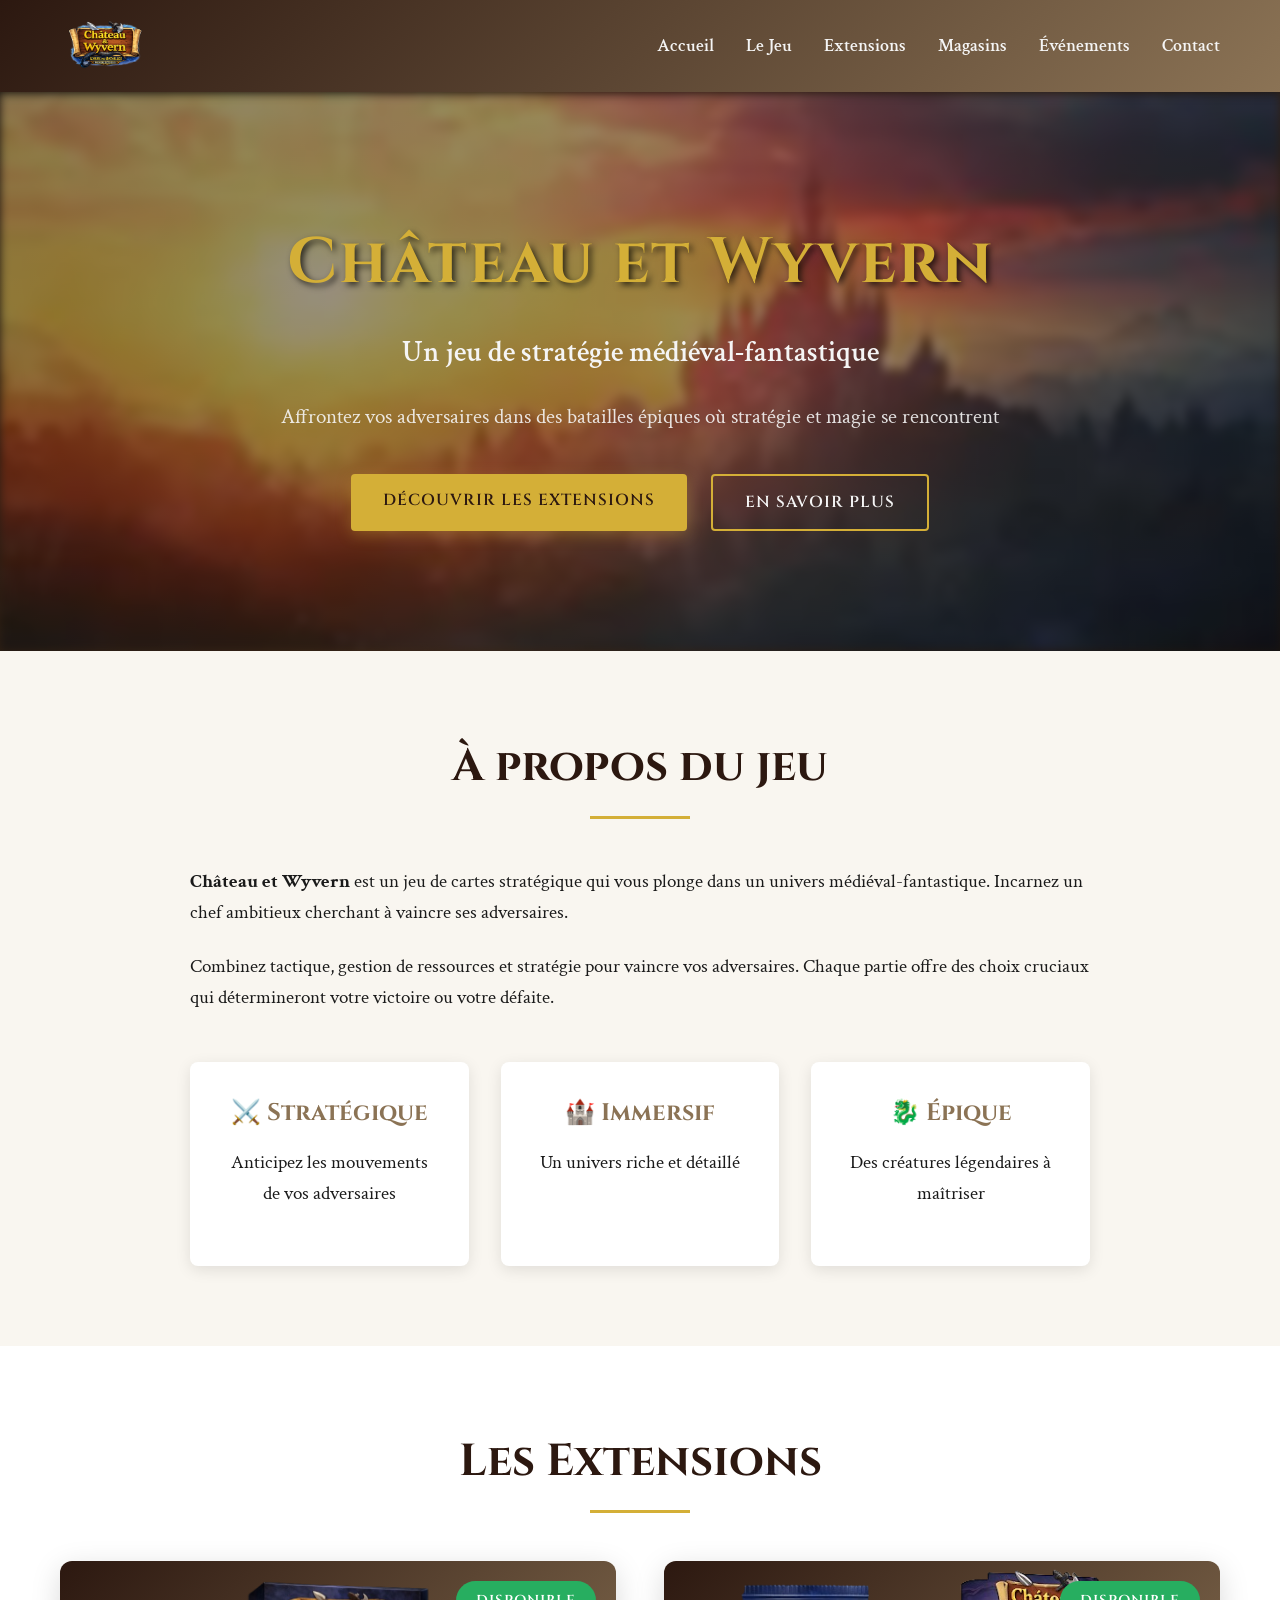
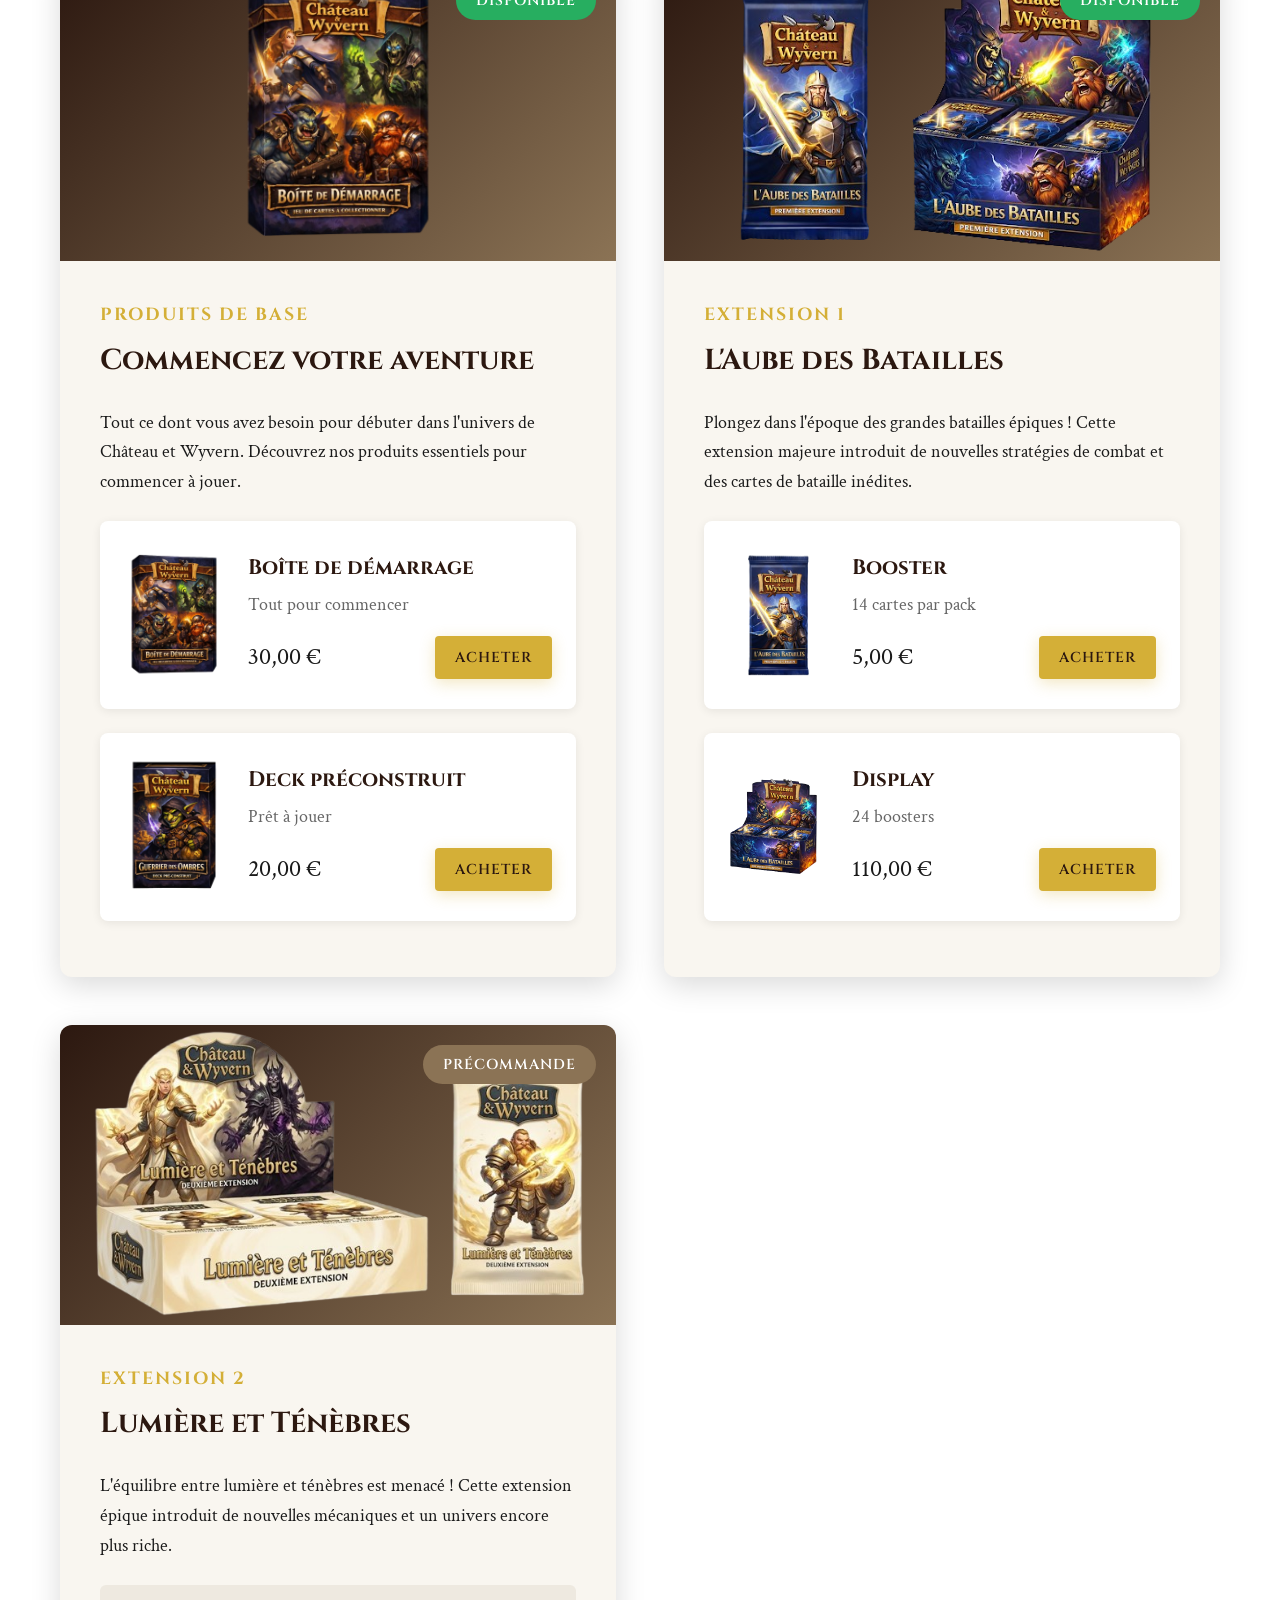
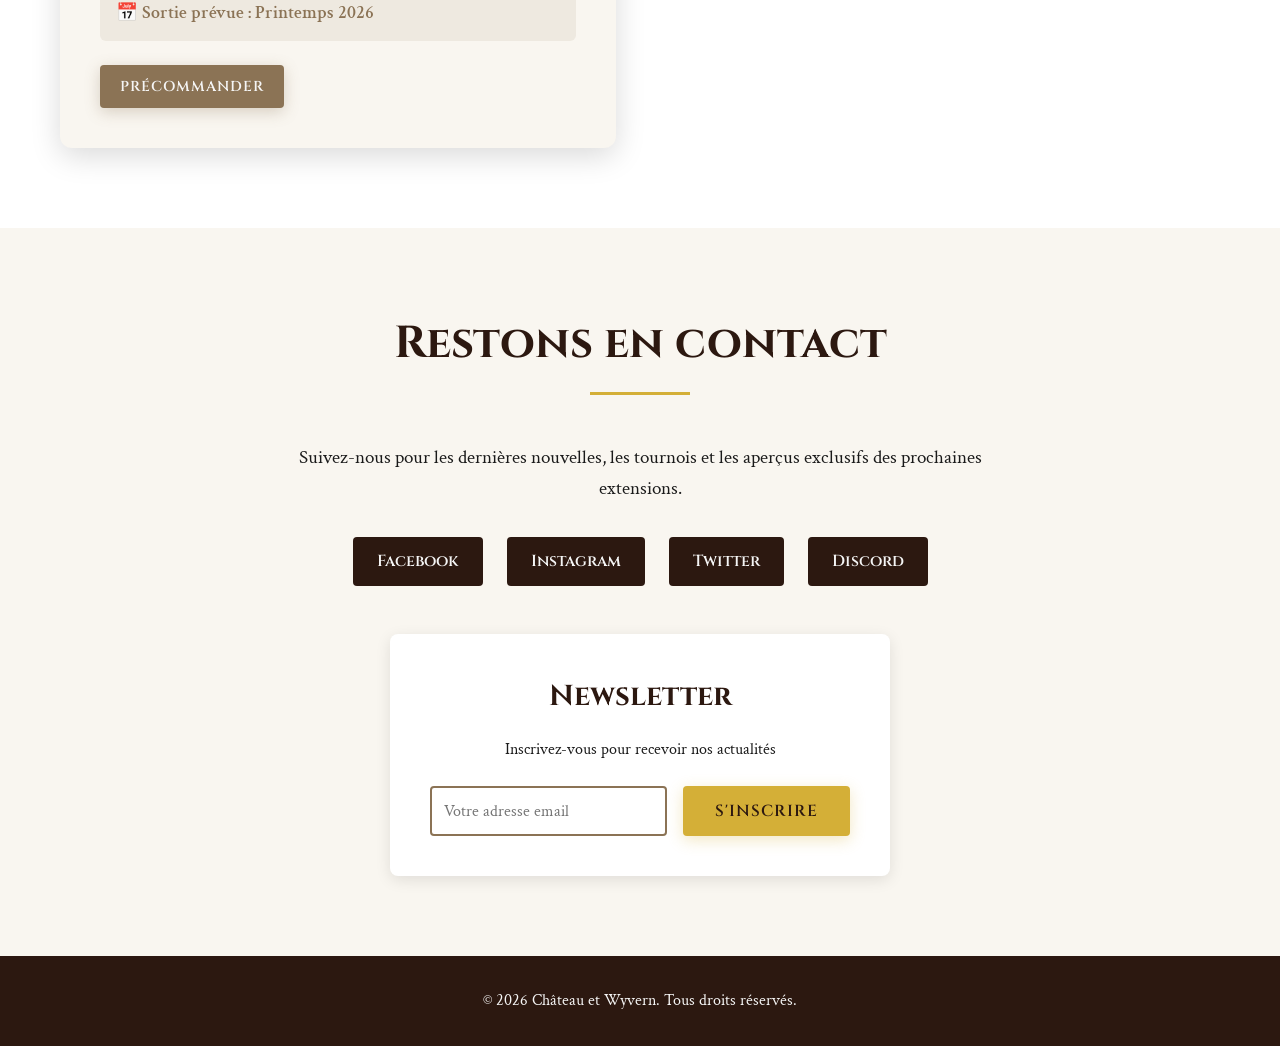
<file: index.html>
<!DOCTYPE html>
<html lang="fr">
<head>
    <meta charset="UTF-8">
    <meta name="viewport" content="width=device-width, initial-scale=1.0">
    <title>Château et Wyvern - Jeu de Cartes</title>
    <link rel="stylesheet" href="styles.css">
    <link rel="preconnect" href="https://fonts.googleapis.com">
    <link rel="preconnect" href="https://fonts.gstatic.com" crossorigin>
    <link href="https://fonts.googleapis.com/css2?family=Cinzel:wght@400;600;700&family=Crimson+Text:ital,wght@0,400;0,600;1,400&display=swap" rel="stylesheet">
</head>
<body>
    <header>
        <nav>
            <div class="container">
                <div class="logo">
                    <img src="images/logo.png" alt="Château et Wyvern">
                </div>
                <ul class="nav-links">
                    <li><a href="index.html">Accueil</a></li>
                    <li><a href="#jeu">Le Jeu</a></li>
                    <li><a href="#extensions">Extensions</a></li>
                    <li><a href="magasin.html">Magasins</a></li>
                    <li><a href="tournoi.html">Événements</a></li>
                    <li><a href="#contact">Contact</a></li>
                </ul>
            </div>
        </nav>
    </header>

    <section id="accueil" class="hero">
        <div class="hero-content">
            <h2 class="hero-title">Château et Wyvern</h2>
            <p class="hero-subtitle">Un jeu de stratégie médiéval-fantastique</p>
            <p class="hero-description">Affrontez vos adversaires dans des batailles épiques où stratégie et magie se rencontrent</p>
            <div class="hero-buttons">
                <a href="#extensions" class="btn btn-primary">Découvrir les extensions</a>
                <a href="#jeu" class="btn btn-secondary">En savoir plus</a>
            </div>
        </div>
    </section>

    <section id="jeu" class="about">
        <div class="container">
            <h2 class="section-title">À propos du jeu</h2>
            <div class="about-content">
                <div class="about-text">
                    <p>
                        <strong>Château et Wyvern</strong> est un jeu de cartes stratégique qui vous plonge dans un univers médiéval-fantastique. 
                        Incarnez un chef ambitieux cherchant à vaincre ses adversaires.
                    </p>
                    <p>
                        Combinez tactique, gestion de ressources et stratégie pour vaincre vos adversaires. 
                        Chaque partie offre des choix cruciaux qui détermineront votre victoire ou votre défaite.
                    </p>
                    <div class="game-features">
                        <div class="feature">
                            <h3>⚔️ Stratégique</h3>
                            <p>Anticipez les mouvements de vos adversaires</p>
                        </div>
                        <div class="feature">
                            <h3>🏰 Immersif</h3>
                            <p>Un univers riche et détaillé</p>
                        </div>
                        <div class="feature">
                            <h3>🐉 Épique</h3>
                            <p>Des créatures légendaires à maîtriser</p>
                        </div>
                    </div>
                </div>
            </div>
        </div>
    </section>

    <section id="extensions" class="extensions">
        <div class="container">
            <h2 class="section-title">Les Extensions</h2>
            
            <div class="extensions-grid">
                <!-- Produits de base -->
                <div class="extension-card available">
                    <div class="extension-badge sale">Disponible</div>
                    <div class="extension-image">
                        <img src="images/boite demarrage.png" alt="Produits de base">
                    </div>
                    <div class="extension-content">
                        <h3>Produits de Base</h3>
                        <h4>Commencez votre aventure</h4>
                        <p>
                            Tout ce dont vous avez besoin pour débuter dans l'univers de Château et Wyvern. 
                            Découvrez nos produits essentiels pour commencer à jouer.
                        </p>
                        <div class="products">
                            <div class="product-option">
                                <img src="images/boite demarrage.png" alt="Boîte de démarrage" class="product-thumb">
                                <div class="product-info">
                                    <h5>Boîte de démarrage</h5>
                                    <p class="product-desc">Tout pour commencer</p>
                                    <div class="product-footer">
                                        <span class="price">30,00 €</span>
                                        <a href="#" class="btn btn-primary btn-small">Acheter</a>
                                    </div>
                                </div>
                            </div>
                            <div class="product-option">
                                <img src="images/préconstruit.png" alt="Deck préconstruit" class="product-thumb">
                                <div class="product-info">
                                    <h5>Deck préconstruit</h5>
                                    <p class="product-desc">Prêt à jouer</p>
                                    <div class="product-footer">
                                        <span class="price">20,00 €</span>
                                        <a href="#" class="btn btn-primary btn-small">Acheter</a>
                                    </div>
                                </div>
                            </div>
                        </div>
                    </div>
                </div>

                <!-- Extension 1 - En vente -->
                <div class="extension-card available">
                    <div class="extension-badge sale">Disponible</div>
                    <div class="extension-image">
                        <img src="images/extention_1.png" alt="Booster L'Aube des Batailles">
                    </div>
                    <div class="extension-content">
                        <h3>Extension 1</h3>
                        <h4>L'Aube des Batailles</h4>
                        <p>
                            Plongez dans l'époque des grandes batailles épiques ! Cette extension majeure 
                            introduit de nouvelles stratégies de combat et des cartes de bataille inédites.
                        </p>
                        <div class="products">
                            <div class="product-option">
                                <img src="images/booster.png" alt="Booster" class="product-thumb">
                                <div class="product-info">
                                    <h5>Booster</h5>
                                    <p class="product-desc">14 cartes par pack</p>
                                    <div class="product-footer">
                                        <span class="price">5,00 €</span>
                                        <a href="#" class="btn btn-primary btn-small">Acheter</a>
                                    </div>
                                </div>
                            </div>
                            <div class="product-option">
                                <img src="images/display.png" alt="Display" class="product-thumb">
                                <div class="product-info">
                                    <h5>Display</h5>
                                    <p class="product-desc">24 boosters</p>
                                    <div class="product-footer">
                                        <span class="price">110,00 €</span>
                                        <a href="#" class="btn btn-primary btn-small">Acheter</a>
                                    </div>
                                </div>
                            </div>
                        </div>
                    </div>
                </div>

                <!-- Extension 2 - Précommande -->
                <div class="extension-card preorder">
                    <div class="extension-badge preorder-badge">Précommande</div>
                    <div class="extension-image">
                        <img src="images/extention_2.png" alt="Extension 2 Lumière et Ténèbres">
                    </div>
                    <div class="extension-content">
                        <h3>Extension 2</h3>
                        <h4>Lumière et Ténèbres</h4>
                        <p>
                            L'équilibre entre lumière et ténèbres est menacé ! Cette extension épique 
                            introduit de nouvelles mécaniques et un univers encore plus riche.
                        </p>
                        <p class="release-info">📅 Sortie prévue : Printemps 2026</p>
                        <a href="#" class="btn btn-preorder btn-small">Précommander</a>
                        </div>
                    </div>
                </div>
            </div>
        </div>
    </section>
    <section id="contact" class="contact">
        <div class="container">
            <h2 class="section-title">Restons en contact</h2>
            <p class="contact-text">
                Suivez-nous pour les dernières nouvelles, les tournois et les aperçus exclusifs des prochaines extensions.
            </p>
            <div class="social-links">
                <a href="#" class="social-link">Facebook</a>
                <a href="#" class="social-link">Instagram</a>
                <a href="#" class="social-link">Twitter</a>
                <a href="#" class="social-link">Discord</a>
            </div>
            <form class="newsletter">
                <h3>Newsletter</h3>
                <p>Inscrivez-vous pour recevoir nos actualités</p>
                <div class="form-group">
                    <input type="email" placeholder="Votre adresse email" required>
                    <button type="submit" class="btn btn-primary">S'inscrire</button>
                </div>
            </form>
        </div>
    </section>

    <footer>
        <div class="container">
            <p>&copy; 2026 Château et Wyvern. Tous droits réservés.</p>
        </div>
    </footer>
</body>
</html>
</file>
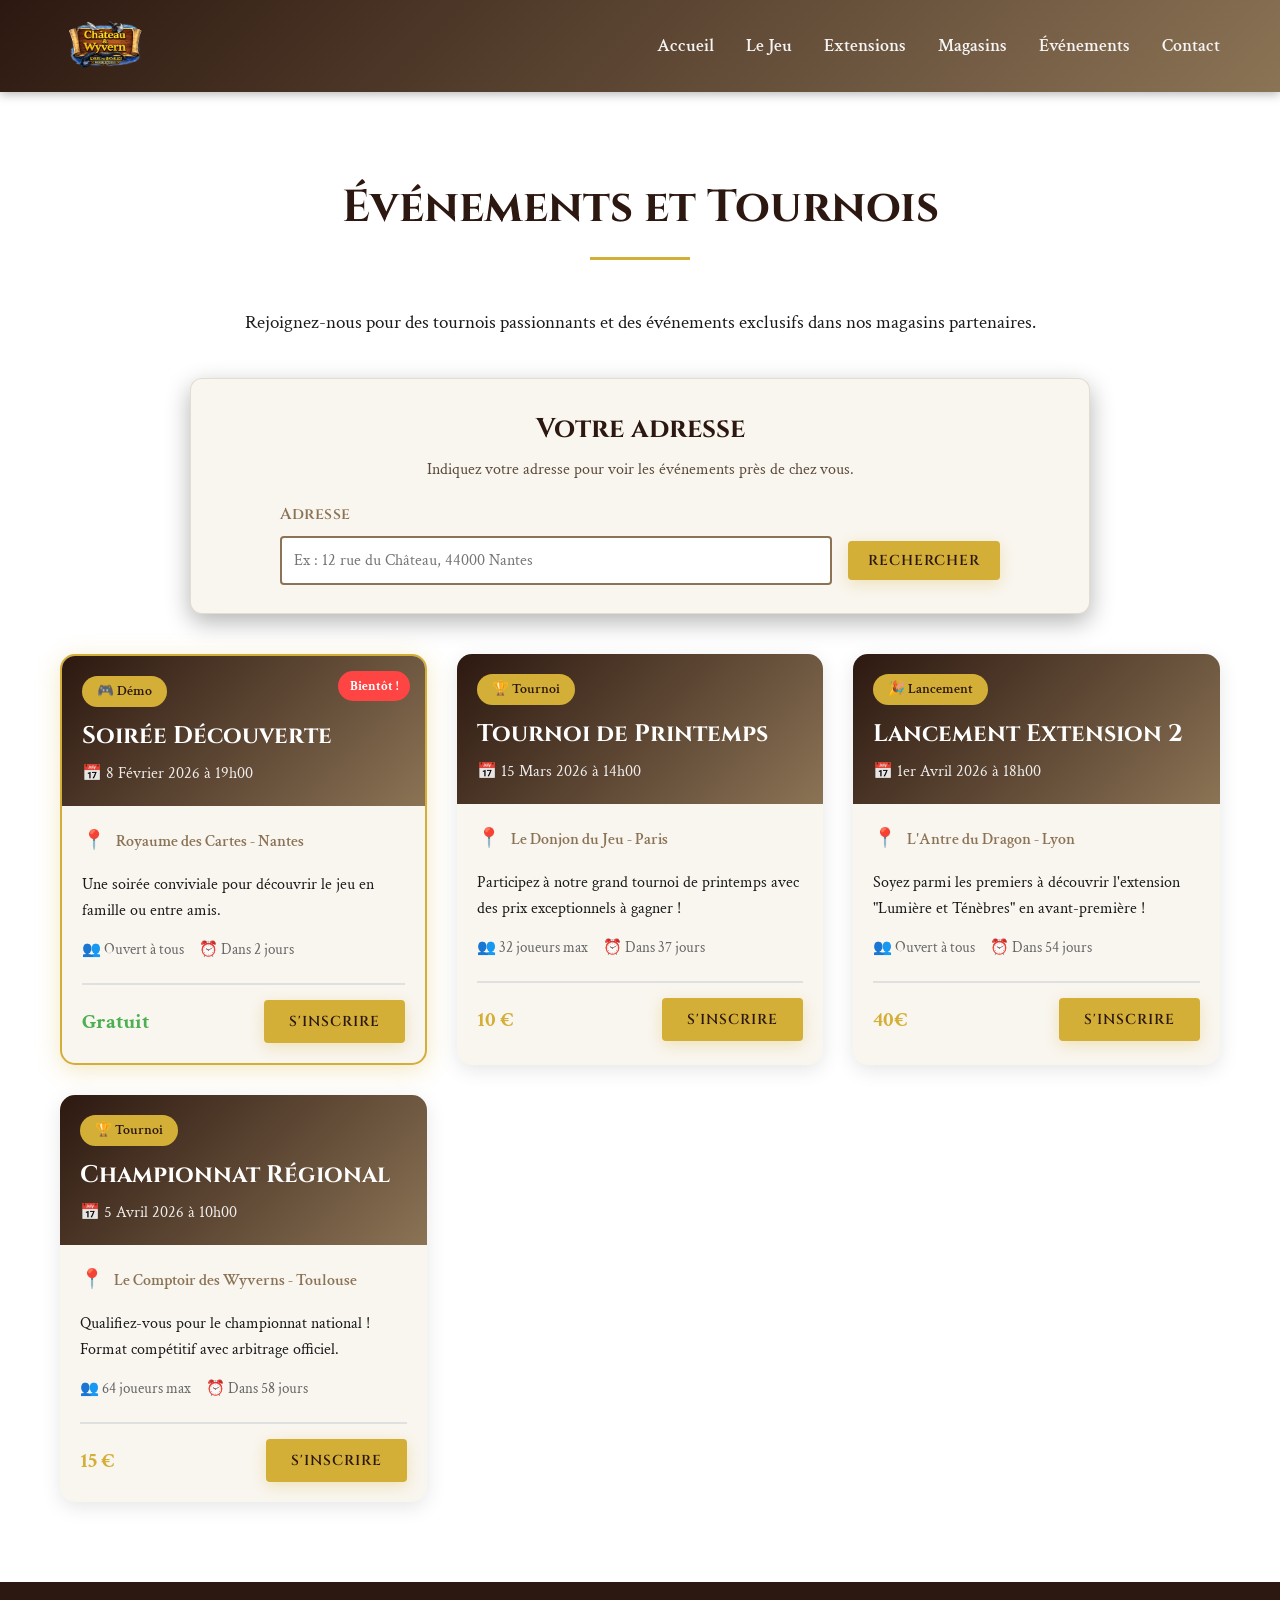
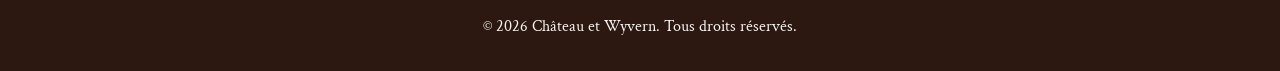
<file: tournoi.html>
<!DOCTYPE html>
<html lang="fr">
<head>
    <meta charset="UTF-8">
    <meta name="viewport" content="width=device-width, initial-scale=1.0">
    <title>Château et Wyvern - Jeu de Cartes</title>
    <link rel="stylesheet" href="styles.css">
    <link rel="preconnect" href="https://fonts.googleapis.com">
    <link rel="preconnect" href="https://fonts.gstatic.com" crossorigin>
    <link href="https://fonts.googleapis.com/css2?family=Cinzel:wght@400;600;700&family=Crimson+Text:ital,wght@0,400;0,600;1,400&display=swap" rel="stylesheet">
</head>
<body>
<header>
        <nav>
            <div class="container">
                <div class="logo">
                    <img src="images/logo.png" alt="Château et Wyvern">
                </div>
                <ul class="nav-links">
                    <li><a href="index.html">Accueil</a></li>
                    <li><a href="#jeu">Le Jeu</a></li>
                    <li><a href="#extensions">Extensions</a></li>
                    <li><a href="magasin.html">Magasins</a></li>
                    <li><a href="tournoi.html">Événements</a></li>
                    <li><a href="#contact">Contact</a></li>
                </ul>
            </div>
        </nav>
    </header>
    <section id="evenements" class="events">
        <div class="container">
            <h2 class="section-title">Événements et Tournois</h2>
            <p class="section-description">
                Rejoignez-nous pour des tournois passionnants et des événements exclusifs dans nos magasins partenaires.<br>
            </p>
            <div class="events-address">
                <h3>Votre adresse</h3>
                <p>Indiquez votre adresse pour voir les événements près de chez vous.</p>
                <form class="address-form">
                    <label class="address-label" for="player-address">Adresse</label>
                    <div class="address-field">
                        <input type="text" id="player-address" name="address" placeholder="Ex : 12 rue du Château, 44000 Nantes" autocomplete="street-address">
                        <button type="button" class="btn btn-primary btn-small">Rechercher</button>
                    </div>
                </form>
            </div>
            <div class="events-grid" id="events-list">
                <!-- Événement 1 -->
                <div class="event-card upcoming" data-type="demo">
                    <div class="event-header">
                        <span class="event-type">🎮 Démo</span>
                        <span class="event-badge">Bientôt !</span>
                        <h3>Soirée Découverte</h3>
                        <p class="event-date">📅 8 Février 2026 à 19h00</p>
                    </div>
                    <div class="event-body">
                        <p class="event-location">Royaume des Cartes - Nantes</p>
                        <p class="event-description">Une soirée conviviale pour découvrir le jeu en famille ou entre amis.</p>
                        <div class="event-details">
                            <span class="event-detail">👥 Ouvert à tous</span>
                            <span class="event-detail">⏰ Dans 2 jours</span>
                        </div>
                        <div class="event-footer">
                            <span class="event-price free">Gratuit</span>
                            <a href="#" class="btn btn-primary btn-small">S'inscrire</a>
                        </div>
                    </div>
                </div>

                <!-- Événement 2 -->
                <div class="event-card" data-type="tournoi">
                    <div class="event-header">
                        <span class="event-type">🏆 Tournoi</span>
                        <h3>Tournoi de Printemps</h3>
                        <p class="event-date">📅 15 Mars 2026 à 14h00</p>
                    </div>
                    <div class="event-body">
                        <p class="event-location">Le Donjon du Jeu - Paris</p>
                        <p class="event-description">Participez à notre grand tournoi de printemps avec des prix exceptionnels à gagner !</p>
                        <div class="event-details">
                            <span class="event-detail">👥 32 joueurs max</span>
                            <span class="event-detail">⏰ Dans 37 jours</span>
                        </div>
                        <div class="event-footer">
                            <span class="event-price">10 €</span>
                            <a href="#" class="btn btn-primary btn-small">S'inscrire</a>
                        </div>
                    </div>
                </div>

                <!-- Événement 3 -->
                <div class="event-card" data-type="lancement">
                    <div class="event-header">
                        <span class="event-type">🎉 Lancement</span>
                        <h3>Lancement Extension 2</h3>
                        <p class="event-date">📅 1er Avril 2026 à 18h00</p>
                    </div>
                    <div class="event-body">
                        <p class="event-location">L'Antre du Dragon - Lyon</p>
                        <p class="event-description">Soyez parmi les premiers à découvrir l'extension "Lumière et Ténèbres" en avant-première !</p>
                        <div class="event-details">
                            <span class="event-detail">👥 Ouvert à tous</span>
                            <span class="event-detail">⏰ Dans 54 jours</span>
                        </div>
                        <div class="event-footer">
                            <span class="event-price">40€</span>
                            <a href="#" class="btn btn-primary btn-small">S'inscrire</a>
                        </div>
                    </div>
                </div>

                <!-- Événement 4 -->
                <div class="event-card" data-type="tournoi">
                    <div class="event-header">
                        <span class="event-type">🏆 Tournoi</span>
                        <h3>Championnat Régional</h3>
                        <p class="event-date">📅 5 Avril 2026 à 10h00</p>
                    </div>
                    <div class="event-body">
                        <p class="event-location">Le Comptoir des Wyverns - Toulouse</p>
                        <p class="event-description">Qualifiez-vous pour le championnat national ! Format compétitif avec arbitrage officiel.</p>
                        <div class="event-details">
                            <span class="event-detail">👥 64 joueurs max</span>
                            <span class="event-detail">⏰ Dans 58 jours</span>
                        </div>
                        <div class="event-footer">
                            <span class="event-price">15 €</span>
                            <a href="#" class="btn btn-primary btn-small">S'inscrire</a>
                        </div>
                    </div>
                </div>
            </div>
        </div>
    </section>
    <footer>
        <div class="container">
            <p>&copy; 2026 Château et Wyvern. Tous droits réservés.</p>
        </div>
    </footer>
</body>
</html>
</file>
<file: styles.css>
* {
    margin: 0;
    padding: 0;
    box-sizing: border-box;
}

:root {
    --primary-color: #8b7355;
    --secondary-color: #2c1810;
    --accent-color: #d4af37;
    --text-dark: #1a1a1a;
    --text-light: #f5f5f5;
    --bg-light: #f9f6f0;
    --bg-dark: #1a1410;
    --shadow: rgba(0, 0, 0, 0.3);
}

body {
    font-family: 'Crimson Text', serif;
    color: var(--text-dark);
    line-height: 1.6;
    overflow-x: hidden;
}

.container {
    max-width: 1200px;
    margin: 0 auto;
    padding: 0 20px;
}

/* Header & Navigation */
header {
    background: linear-gradient(135deg, var(--secondary-color) 0%, var(--primary-color) 100%);
    box-shadow: 0 2px 10px var(--shadow);
    position: sticky;
    top: 0;
    z-index: 1000;
}

nav .container {
    display: flex;
    justify-content: space-between;
    align-items: center;
    padding: 1rem 20px;
}

.logo {
    font-family: 'Cinzel', serif;
    font-size: 1.8rem;
    font-weight: 700;
    color: var(--accent-color);
    text-shadow: 2px 2px 4px rgba(0, 0, 0, 0.5);
}

.logo img {
    height: 60px;
    width: auto;
    display: block;
}

.nav-links {
    display: flex;
    list-style: none;
    gap: 2rem;
}

.nav-links a {
    color: var(--text-light);
    text-decoration: none;
    font-size: 1.1rem;
    font-weight: 600;
    transition: color 0.3s ease;
    position: relative;
}

.nav-links a::after {
    content: '';
    position: absolute;
    bottom: -5px;
    left: 0;
    width: 0;
    height: 2px;
    background: var(--accent-color);
    transition: width 0.3s ease;
}

.nav-links a:hover {
    color: var(--accent-color);
}

.nav-links a:hover::after {
    width: 100%;
}

/* Hero Section */
.hero {
    background: linear-gradient(135deg, #1a1410 0%, #3d2817 50%, #1a1410 100%);
    color: var(--text-light);
    padding: 120px 20px;
    text-align: center;
    position: relative;
    overflow: hidden;
}

.hero::before {
    content: '';
    position: absolute;
    top: 0;
    left: 0;
    right: 0;
    bottom: 0;
    background-image: 
        repeating-linear-gradient(90deg, transparent, transparent 50px, rgba(212, 175, 55, 0.03) 50px, rgba(212, 175, 55, 0.03) 51px),
        repeating-linear-gradient(0deg, transparent, transparent 50px, rgba(212, 175, 55, 0.03) 50px, rgba(212, 175, 55, 0.03) 51px);
    opacity: 0.5;
}

.hero-content {
    position: relative;
    z-index: 1;
    max-width: 800px;
    margin: 0 auto;
}

.hero-title {
    font-family: 'Cinzel', serif;
    font-size: 4rem;
    font-weight: 700;
    color: var(--accent-color);
    margin-bottom: 1rem;
    text-shadow: 3px 3px 6px rgba(0, 0, 0, 0.7);
    letter-spacing: 2px;
}

.hero-subtitle {
    font-size: 1.8rem;
    font-weight: 600;
    margin-bottom: 1.5rem;
    color: var(--text-light);
}

.hero-description {
    font-size: 1.3rem;
    margin-bottom: 2.5rem;
    color: rgba(245, 245, 245, 0.9);
}

.hero-buttons {
    display: flex;
    gap: 1.5rem;
    justify-content: center;
    flex-wrap: wrap;
}

/* Buttons */
.btn {
    display: inline-block;
    padding: 14px 32px;
    font-family: 'Cinzel', serif;
    font-size: 1rem;
    font-weight: 600;
    text-decoration: none;
    border: none;
    border-radius: 4px;
    cursor: pointer;
    transition: all 0.3s ease;
    text-transform: uppercase;
    letter-spacing: 1px;
}

.btn-primary {
    background: var(--accent-color);
    color: var(--secondary-color);
    box-shadow: 0 4px 15px rgba(212, 175, 55, 0.3);
}

.btn-primary:hover {
    background: #f0c75e;
    transform: translateY(-2px);
    box-shadow: 0 6px 20px rgba(212, 175, 55, 0.4);
}

.btn-secondary {
    background: transparent;
    color: var(--text-light);
    border: 2px solid var(--accent-color);
}

.btn-secondary:hover {
    background: var(--accent-color);
    color: var(--secondary-color);
    transform: translateY(-2px);
}

.btn-preorder {
    background: var(--primary-color);
    color: var(--text-light);
    box-shadow: 0 4px 15px rgba(139, 115, 85, 0.3);
}

.btn-preorder:hover {
    background: #a08668;
    transform: translateY(-2px);
    box-shadow: 0 6px 20px rgba(139, 115, 85, 0.4);
}

/* Sections */
section {
    padding: 80px 20px;
}

.section-title {
    font-family: 'Cinzel', serif;
    font-size: 2.8rem;
    text-align: center;
    margin-bottom: 3rem;
    color: var(--secondary-color);
    position: relative;
    padding-bottom: 1rem;
}

.section-title::after {
    content: '';
    position: absolute;
    bottom: 0;
    left: 50%;
    transform: translateX(-50%);
    width: 100px;
    height: 3px;
    background: var(--accent-color);
}

/* About Section */
.about {
    background: var(--bg-light);
}

.about-text {
    max-width: 900px;
    margin: 0 auto;
    font-size: 1.2rem;
}

.about-text p {
    margin-bottom: 1.5rem;
}

.game-features {
    display: grid;
    grid-template-columns: repeat(auto-fit, minmax(250px, 1fr));
    gap: 2rem;
    margin-top: 3rem;
}

.feature {
    text-align: center;
    padding: 2rem;
    background: white;
    border-radius: 8px;
    box-shadow: 0 4px 15px rgba(0, 0, 0, 0.1);
    transition: transform 0.3s ease;
}

.feature:hover {
    transform: translateY(-5px);
}

.feature h3 {
    font-family: 'Cinzel', serif;
    font-size: 1.5rem;
    margin-bottom: 1rem;
    color: var(--primary-color);
}

/* Extensions Section */
.extensions {
    background: white;
}

.extensions-grid {
    display: grid;
    grid-template-columns: repeat(auto-fit, minmax(450px, 1fr));
    gap: 3rem;
    margin-top: 2rem;
}

.extension-card {
    background: var(--bg-light);
    border-radius: 12px;
    overflow: hidden;
    box-shadow: 0 8px 30px rgba(0, 0, 0, 0.15);
    position: relative;
    transition: transform 0.3s ease, box-shadow 0.3s ease;
}

.extension-card:hover {
    transform: translateY(-10px);
    box-shadow: 0 12px 40px rgba(0, 0, 0, 0.25);
}

.extension-image {
    width: 100%;
    height: 300px;
    overflow: hidden;
    display: flex;
    align-items: center;
    justify-content: center;
    background: linear-gradient(135deg, var(--secondary-color) 0%, var(--primary-color) 100%);
}

.extension-image img {
    width: 100%;
    height: 100%;
    object-fit: contain;
}

.extension-badge {
    position: absolute;
    top: 20px;
    right: 20px;
    padding: 8px 20px;
    border-radius: 20px;
    font-family: 'Cinzel', serif;
    font-weight: 600;
    font-size: 0.9rem;
    text-transform: uppercase;
    letter-spacing: 1px;
    z-index: 10;
}

.extension-badge.sale {
    background: #27ae60;
    color: white;
}

.extension-badge.preorder-badge {
    background: var(--primary-color);
    color: white;
}

.extension-content {
    padding: 2.5rem;
}

.extension-card h3 {
    font-family: 'Cinzel', serif;
    font-size: 1.1rem;
    color: var(--accent-color);
    margin-bottom: 0.5rem;
    text-transform: uppercase;
    letter-spacing: 2px;
}

.extension-card h4 {
    font-family: 'Cinzel', serif;
    font-size: 1.8rem;
    color: var(--secondary-color);
    margin-bottom: 1.5rem;
}

.extension-card p {
    font-size: 1.1rem;
    margin-bottom: 1.5rem;
    line-height: 1.7;
}

.release-info {
    background: rgba(139, 115, 85, 0.1);
    padding: 0.8rem 1rem;
    border-radius: 6px;
    font-weight: 600;
    color: var(--primary-color);
    margin-bottom: 1.5rem !important;
}

.products {
    display: grid;
    gap: 1.5rem;
    margin-bottom: 1rem;
}

.product-option {
    display: flex;
    gap: 1.5rem;
    align-items: center;
    background: white;
    padding: 1.5rem;
    border-radius: 8px;
    box-shadow: 0 2px 10px rgba(0, 0, 0, 0.08);
    transition: transform 0.3s ease, box-shadow 0.3s ease;
}

.product-option:hover {
    transform: translateX(5px);
    box-shadow: 0 4px 15px rgba(0, 0, 0, 0.15);
}

.product-thumb {
    width: 100px;
    height: 140px;
    object-fit: contain;
    border-radius: 6px;
    flex-shrink: 0;
    background: white;
}

.product-info {
    flex: 1;
}

.product-info h5 {
    font-family: 'Cinzel', serif;
    font-size: 1.3rem;
    color: var(--secondary-color);
    margin-bottom: 0.3rem;
}

.product-desc {
    font-size: 0.95rem;
    color: #666;
    margin-bottom: 1rem !important;
}

.product-footer {
    display: flex;
    justify-content: space-between;
    align-items: center;
    gap: 1rem;
}

.product-footer .price {
    font-size: 1.5rem;
}

.btn-small {
    padding: 10px 20px;
    font-size: 0.9rem;
}

.extension-features {
    list-style: none;
    margin-bottom: 2rem;
}

.extension-features li {
    padding: 0.5rem 0;
    font-size: 1.05rem;
    color: var(--text-dark);
}

/* Contact Section */
.contact {
    background: var(--bg-light);
    text-align: center;
}

.contact-text {
    font-size: 1.2rem;
    margin-bottom: 2rem;
    max-width: 700px;
    margin-left: auto;
    margin-right: auto;
}

.social-links {
    display: flex;
    gap: 1.5rem;
    justify-content: center;
    margin-bottom: 3rem;
}

.social-link {
    padding: 12px 24px;
    background: var(--secondary-color);
    color: var(--text-light);
    text-decoration: none;
    border-radius: 4px;
    font-family: 'Cinzel', serif;
    font-weight: 600;
    transition: all 0.3s ease;
}

.social-link:hover {
    background: var(--accent-color);
    color: var(--secondary-color);
    transform: translateY(-2px);
}

.newsletter {
    max-width: 500px;
    margin: 0 auto;
    padding: 2.5rem;
    background: white;
    border-radius: 8px;
    box-shadow: 0 4px 15px rgba(0, 0, 0, 0.1);
}

.newsletter h3 {
    font-family: 'Cinzel', serif;
    font-size: 1.8rem;
    margin-bottom: 1rem;
    color: var(--secondary-color);
}

.form-group {
    display: flex;
    gap: 1rem;
    margin-top: 1.5rem;
}

.form-group input {
    flex: 1;
    padding: 12px;
    border: 2px solid var(--primary-color);
    border-radius: 4px;
    font-size: 1rem;
    font-family: 'Crimson Text', serif;
}

.form-group input:focus {
    outline: none;
    border-color: var(--accent-color);
}

/* Footer */
footer {
    background: var(--secondary-color);
    color: var(--text-light);
    text-align: center;
    padding: 2rem 20px;
}

/* Responsive */
@media (max-width: 768px) {
    .nav-links {
        gap: 1rem;
        font-size: 0.9rem;
    }

    .hero-title {
        font-size: 2.5rem;
    }

    .hero-subtitle {
        font-size: 1.3rem;
    }

    .extensions-grid {
        grid-template-columns: 1fr;
    }

    .product-option {
        flex-direction: column;
        text-align: center;
    }

    .product-footer {
        flex-direction: column;
    }

    .form-group {
        height: 45px;
    }

    .nav-links {
        gap: 0.5rem;
        font-size: 0.8rem;
    }

    .hero-buttons {
        flex-direction: column;
    }

    .social-links {
        flex-wrap: wrap;
    }

    .extension-image {
        height: 200px;
        gap: 0.5rem;
    }

    .hero-buttons {
        flex-direction: column;
    }

    .social-links {
        flex-wrap: wrap;
    }
}

/* Image de fond floue pour la section accueil */
#accueil {
    position: relative;
}

#accueil::before {
    content: '';
    position: absolute;
    top: 0;
    left: 0;
    width: 100%;
    height: 100%;
    background: url('images/paysage.jpg') no-repeat center center/cover;
    filter: blur(5px);
    z-index: 0;
}

#accueil .hero-content {
    position: relative;
    z-index: 2;
}

/* Store Locator Section */
.stores {
    background: var(--bg-light);
    padding: 80px 20px;
}

.section-description {
    text-align: center;
    font-size: 1.2rem;
    color: var(--text-dark);
    max-width: 800px;
    margin: 0 auto 40px;
}

.store-locator {
    background: white;
    border-radius: 15px;
    padding: 30px;
    box-shadow: 0 10px 30px var(--shadow);
}

.map-container {
    width: 100%;
    margin-bottom: 30px;
    border-radius: 10px;
    overflow: hidden;
    border: 3px solid var(--primary-color);
    position: relative;
}

.store-map {
    width: 100%;
    height: 500px;
    object-fit: cover;
    display: block;
}

.map-placeholder {
    width: 100%;
    height: 500px;
    background: linear-gradient(135deg, #e8dcc4 0%, #f5f0e8 50%, #e8dcc4 100%);
    display: flex;
    align-items: center;
    justify-content: center;
    position: relative;
}

.map-placeholder::before {
    content: '';
    position: absolute;
    top: 0;
    left: 0;
    right: 0;
    bottom: 0;
    background-image: 
        linear-gradient(90deg, rgba(139, 115, 85, 0.1) 1px, transparent 1px),
        linear-gradient(rgba(139, 115, 85, 0.1) 1px, transparent 1px);
    background-size: 50px 50px;
    opacity: 0.3;
}

.map-placeholder-content {
    text-align: center;
    z-index: 1;
    padding: 40px;
}

.map-placeholder-content h3 {
    font-family: 'Cinzel', serif;
    font-size: 2.5rem;
    color: var(--secondary-color);
    margin-bottom: 15px;
}

.map-placeholder-content p {
    font-size: 1.3rem;
    color: var(--primary-color);
}

.stores-list {
    margin-top: 30px;
}

.stores-list h3 {
    font-family: 'Cinzel', serif;
    color: var(--secondary-color);
    font-size: 1.8rem;
    margin-bottom: 20px;
    text-align: center;
}

#stores-results {
    display: grid;
    grid-template-columns: repeat(auto-fit, minmax(300px, 1fr));
    gap: 20px;
}

.store-card {
    background: var(--bg-light);
    padding: 25px;
    border-radius: 10px;
    border-left: 4px solid var(--accent-color);
    transition: transform 0.3s ease, box-shadow 0.3s ease;
    position: relative;
}

.store-card::before {
    content: '🏪';
    position: absolute;
    top: 15px;
    right: 15px;
    font-size: 2rem;
    opacity: 0.3;
}

.store-card:hover {
    transform: translateX(5px);
    box-shadow: 0 5px 15px var(--shadow);
}

.store-card h4 {
    font-family: 'Cinzel', serif;
    color: var(--primary-color);
    font-size: 1.4rem;
    margin-bottom: 10px;
}

.store-card .store-address {
    color: var(--text-dark);
    margin-bottom: 8px;
    font-size: 1.1rem;
}

.store-card .store-phone {
    color: var(--primary-color);
    margin-top: 5px;
    font-size: 1rem;
}

.store-card .store-hours {
    color: #666;
    margin-top: 8px;
    font-size: 0.95rem;
    font-style: italic;
}

.no-results {
    text-align: center;
    color: #666;
    padding: 40px;
    font-style: italic;
}

/* Events Section */
.events {
    background: white;
    padding: 80px 20px;
}

.events-address {
    max-width: 900px;
    margin: 0 auto 40px;
    background: var(--bg-light);
    border-radius: 12px;
    padding: 28px 32px;
    box-shadow: 0 8px 25px var(--shadow);
    border: 1px solid rgba(139, 115, 85, 0.2);
}

.events-address h3 {
    font-family: 'Cinzel', serif;
    font-size: 1.7rem;
    color: var(--secondary-color);
    text-align: center;
    margin-bottom: 0.4rem;
}

.events-address p {
    text-align: center;
    color: #5b4a3c;
    margin-bottom: 1.2rem;
}

.address-form {
    max-width: 720px;
    margin: 0 auto;
}

.address-label {
    display: block;
    margin-bottom: 0.5rem;
    font-family: 'Cinzel', serif;
    color: var(--primary-color);
    font-weight: 600;
    letter-spacing: 0.5px;
}

.address-field {
    display: flex;
    gap: 1rem;
    align-items: center;
}

.address-field input {
    flex: 1;
    padding: 12px;
    border: 2px solid var(--primary-color);
    border-radius: 4px;
    font-size: 1rem;
    font-family: 'Crimson Text', serif;
    background: white;
}

.address-field input:focus {
    outline: none;
    border-color: var(--accent-color);
    box-shadow: 0 0 0 3px rgba(212, 175, 55, 0.2);
}

.events-filter {
    display: flex;
    justify-content: center;
    gap: 15px;
    margin-bottom: 40px;
    flex-wrap: wrap;
}

.filter-btn {
    padding: 12px 30px;
    background: white;
    border: 2px solid var(--primary-color);
    color: var(--primary-color);
    border-radius: 25px;
    font-family: 'Cinzel', serif;
    font-size: 1rem;
    font-weight: 600;
    cursor: pointer;
    transition: all 0.3s ease;
}

.filter-btn:hover {
    background: var(--primary-color);
    color: white;
}

.filter-btn.active {
    background: var(--accent-color);
    border-color: var(--accent-color);
    color: var(--secondary-color);
}

.events-grid {
    display: grid;
    grid-template-columns: repeat(auto-fill, minmax(350px, 1fr));
    gap: 30px;
}

.event-card {
    background: var(--bg-light);
    border-radius: 15px;
    overflow: hidden;
    box-shadow: 0 5px 20px rgba(0, 0, 0, 0.1);
    transition: transform 0.3s ease, box-shadow 0.3s ease;
}

.event-card:hover {
    transform: translateY(-5px);
    box-shadow: 0 10px 30px var(--shadow);
}

.event-card.hidden {
    display: none;
}

.event-header {
    background: linear-gradient(135deg, var(--secondary-color) 0%, var(--primary-color) 100%);
    color: white;
    padding: 20px;
    position: relative;
}

.event-type {
    display: inline-block;
    padding: 5px 15px;
    background: var(--accent-color);
    color: var(--secondary-color);
    border-radius: 20px;
    font-size: 0.85rem;
    font-weight: 600;
    margin-bottom: 10px;
}

.event-badge {
    position: absolute;
    top: 15px;
    right: 15px;
    background: #ff4444;
    color: white;
    padding: 5px 12px;
    border-radius: 15px;
    font-size: 0.8rem;
    font-weight: 700;
    animation: pulse 2s infinite;
}

@keyframes pulse {
    0%, 100% {
        transform: scale(1);
    }
    50% {
        transform: scale(1.05);
    }
}

.event-card.upcoming {
    border: 2px solid var(--accent-color);
    box-shadow: 0 5px 25px rgba(212, 175, 55, 0.3);
}

.event-header h3 {
    font-family: 'Cinzel', serif;
    font-size: 1.5rem;
    margin-bottom: 5px;
}

.event-date {
    font-size: 1rem;
    opacity: 0.9;
}

.event-body {
    padding: 20px;
}

.event-location {
    display: flex;
    align-items: center;
    gap: 10px;
    margin-bottom: 15px;
    color: var(--primary-color);
    font-weight: 600;
}

.event-location::before {
    content: '📍';
    font-size: 1.2rem;
}

.event-description {
    color: var(--text-dark);
    margin-bottom: 15px;
    line-height: 1.6;
}

.event-details {
    display: flex;
    gap: 15px;
    flex-wrap: wrap;
    margin-bottom: 20px;
}

.event-detail {
    display: flex;
    align-items: center;
    gap: 5px;
    color: #666;
    font-size: 0.95rem;
}

.event-footer {
    border-top: 2px solid #e0e0e0;
    padding-top: 15px;
    display: flex;
    justify-content: space-between;
    align-items: center;
}

.event-price {
    font-size: 1.3rem;
    font-weight: 700;
    color: var(--accent-color);
}

.event-price.free {
    color: #4caf50;
}

.event-card .btn {
    padding: 10px 25px;
}

/* Responsive Design for New Sections */
@media (max-width: 768px) {
    .store-map,
    .map-placeholder {
        height: 300px;
    }
    
    #stores-results {
        grid-template-columns: 1fr;
    }
    
    .events-grid {
        grid-template-columns: 1fr;
    }
    
    .events-filter {
        gap: 10px;
    }

    .address-field {
        flex-direction: column;
        align-items: stretch;
    }
    
    .filter-btn {
        padding: 10px 20px;
        font-size: 0.9rem;
    }
}
</file>
